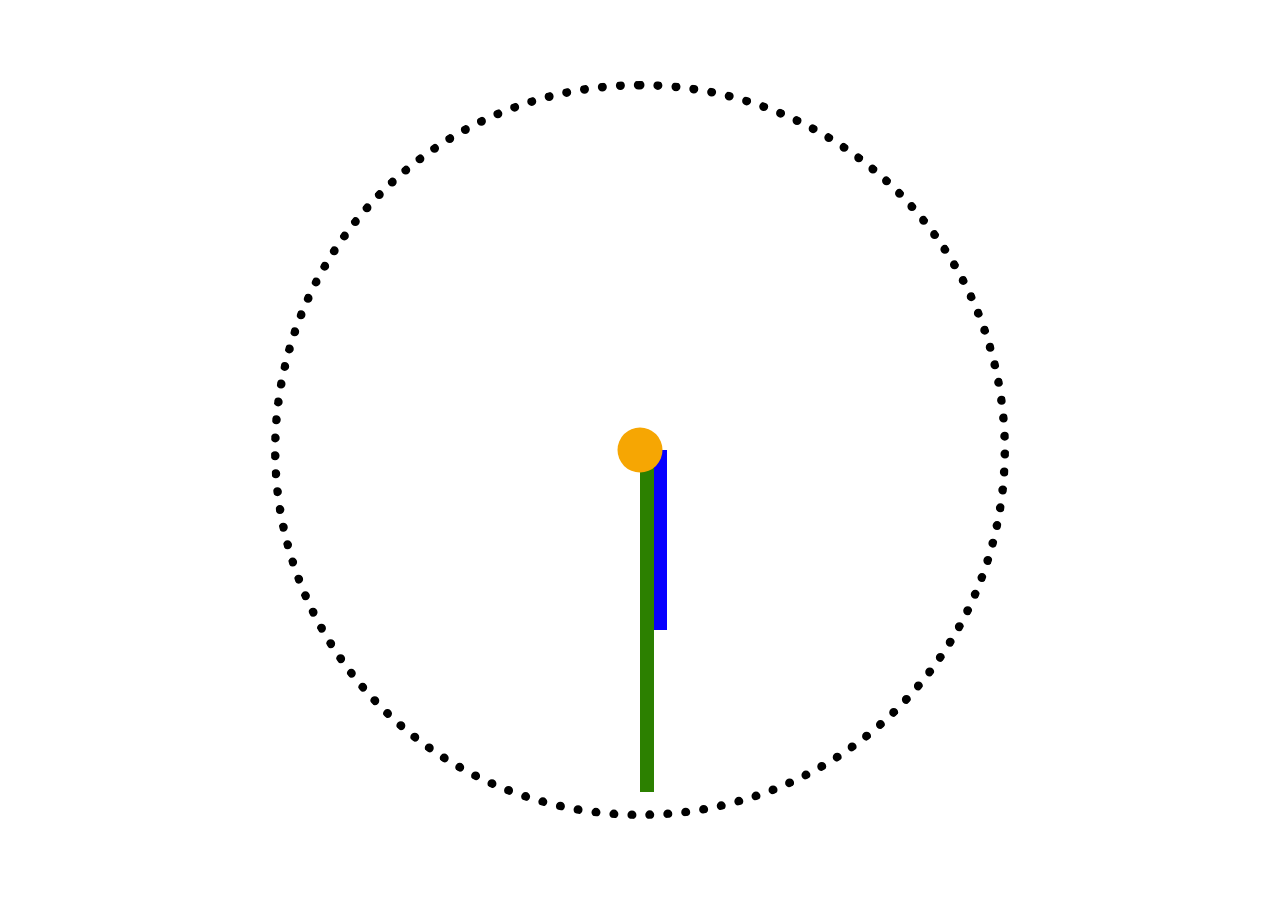
<file: index.html>
<!DOCTYPE html><html lang=en><meta charset=UTF-8><meta name=viewport content="width=device-width, user-scalable=no, initial-scale=1.0, maximum-scale=1.0, minimum-scale=1.0"><meta http-equiv=X-UA-Compatible content="ie=edge"><title>Stop watch</title><link rel=stylesheet href=layout_stop-watch.ddd62732.css><body>
    <div class="stopwatch stopwatch--speed-up">
      <div class=stopwatch__round></div>
      <div class="stopwatch__hand stopwatch__hand--minutes"></div>
      <div class="stopwatch__hand stopwatch__hand--seconds"></div>
    </div>
</file>
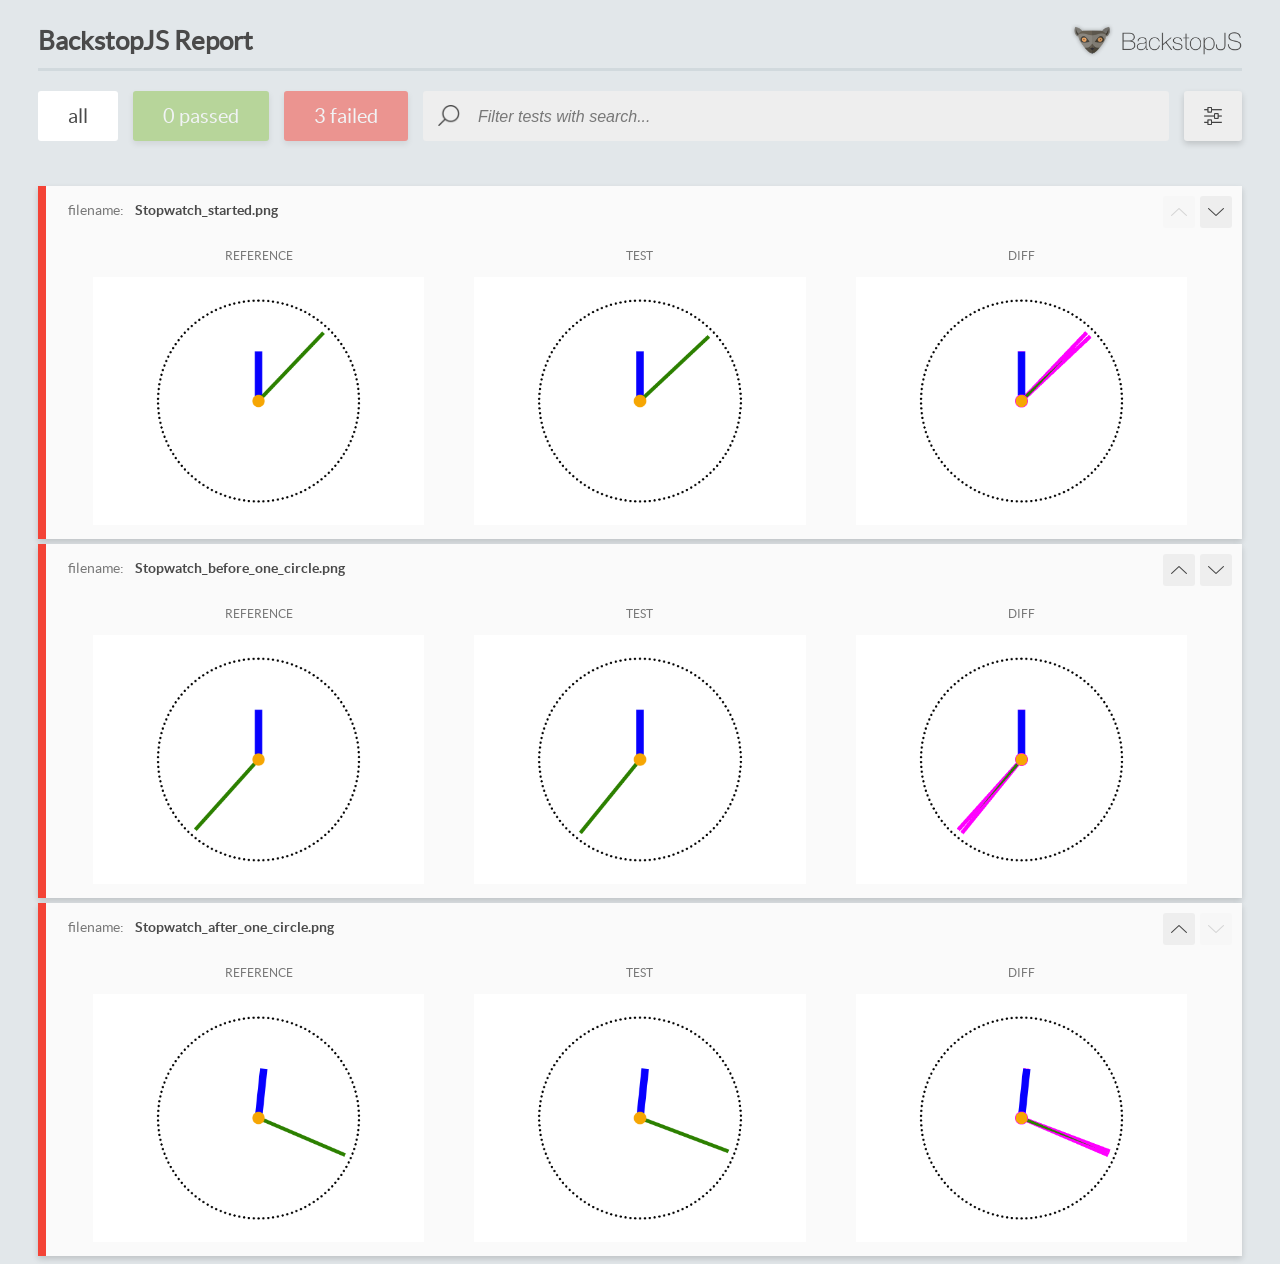
<file: report/html_report/index.html>
<!DOCTYPE html>
<html>
  <head>
    <meta charset="utf-8">
    <!-- Disable Cache -->
    <meta http-equiv="Cache-Control" content="no-cache, no-store, must-revalidate">
    <meta http-equiv="Pragma" content="no-cache">
    <meta http-equiv="Expires" content="0">

    <title>BackstopJS Report</title>

    <style>
      @font-face {
          font-family: 'latoregular';
          src: url('./assets/fonts/lato-regular-webfont.woff2') format('woff2'),
              url('./assets/fonts/lato-regular-webfont.woff') format('woff');
          font-weight: 400;
          font-style: normal;
      }
      @font-face {
          font-family: 'latobold';
          src: url('./assets/fonts/lato-bold-webfont.woff2') format('woff2'),
              url('./assets/fonts/lato-bold-webfont.woff') format('woff');
          font-weight: 700;
          font-style: normal;
      }

      .ReactModal__Body--open {
          overflow: hidden;
      }
      .ReactModal__Body--open .header {
        display: none;
      }

    </style>
  </head>
  <body style="background-color: #E2E7EA">
    <div id="root">

    </div>
    <script>
      function report (report) { // eslint-disable-line no-unused-vars
        window.tests = report;
      }
    </script>
    <script src="config.js"></script>
    <script src="index_bundle.js"></script>
  </body>
</html>
</file>
